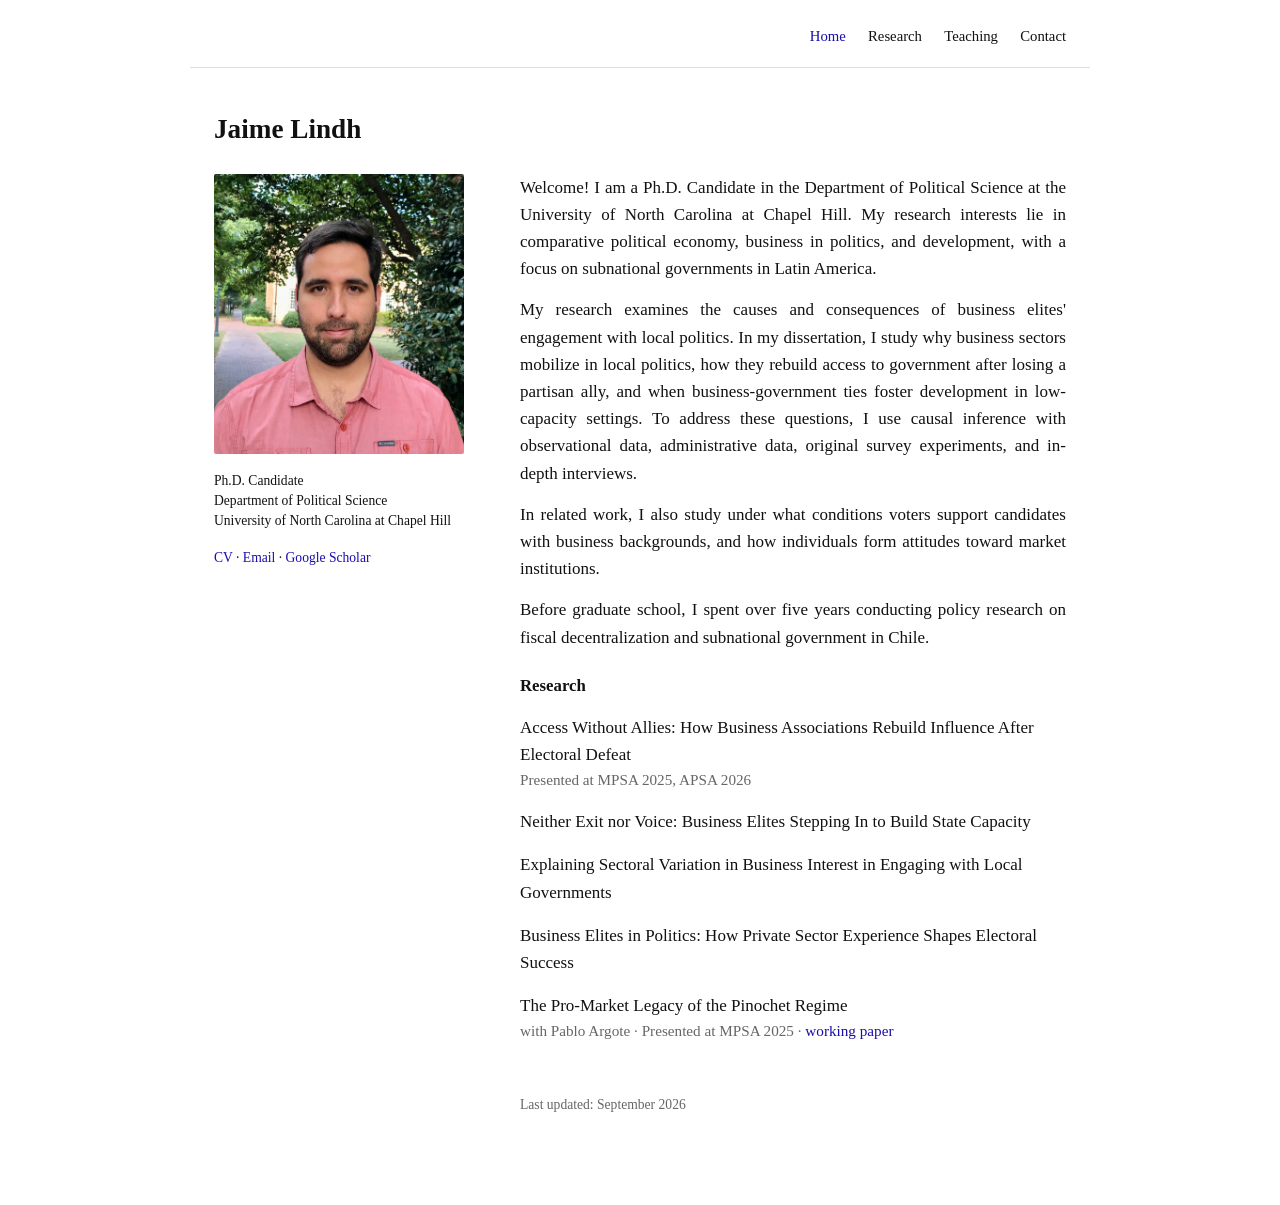
<file: index.html>
<!DOCTYPE html>
<html lang="en">
<head>
<meta charset="UTF-8">
<!-- Google tag (gtag.js) -->
<script async src="https://www.googletagmanager.com/gtag/js?id=G-8YPPY76E4F"></script>
<script>
  window.dataLayer = window.dataLayer || [];
  function gtag(){dataLayer.push(arguments);}
  gtag('js', new Date());
  gtag('config', 'G-8YPPY76E4F');
</script>
<meta name="viewport" content="width=device-width, initial-scale=1">
<title>Jaime Lindh</title>
<meta name="description" content="Ph.D. candidate in Political Science at UNC-Chapel Hill. Comparative political economy — business elites' engagement with subnational politics in Latin America.">
<link rel="stylesheet" href="styles.css">
</head>
<body>

<header class="site">
  <div class="nav-inner">
    <nav class="links">
      <a href="index.html" class="current">Home</a>
      <a href="index.html#research">Research</a>
      <a href="teaching.html">Teaching</a>
      <a href="contact.html">Contact</a>
    </nav>
  </div>
</header>

<div class="wrap">

  <h1>Jaime Lindh</h1>

  <div class="profile-grid">
    <aside class="sidebar">
      <img class="photo" src="files/headshot.jpg" alt="Jaime Lindh">
      <div class="affiliation">
        <p>Ph.D. Candidate</p>
        <p>Department of Political Science</p>
        <p>University of North Carolina at Chapel Hill</p>
      </div>
      <div class="sidebar-links">
        <a href="files/CV_Jaime_Lindh.pdf" target="_blank" rel="noopener">CV</a> &middot; <a href="mailto:jlindh@unc.edu">Email</a> &middot; <a href="https://scholar.google.com/citations?user=puGitsoAAAAJ&hl=en" target="_blank" rel="noopener">Google Scholar</a>
      </div>
    </aside>

    <div class="main-col">
      <div class="bio">
        <p>Welcome! I am a Ph.D. Candidate in the Department of Political Science at the University of North Carolina at Chapel Hill. My research interests lie in comparative political economy, business in politics, and development, with a focus on subnational governments in Latin America.</p>
        <p>My research examines the causes and consequences of business elites' engagement with local politics. In my dissertation, I study why business sectors mobilize in local politics, how they rebuild access to government after losing a partisan ally, and when business-government ties foster development in low-capacity settings. To address these questions, I use causal inference with observational data, administrative data, original survey experiments, and in-depth interviews.</p>
        <p>In related work, I also study under what conditions voters support candidates with business backgrounds, and how individuals form attitudes toward market institutions.</p>
        <p>Before graduate school, I spent over five years conducting policy research on fiscal decentralization and subnational government in Chile.</p>
      </div>

      <h2 id="research" class="first">Research</h2>

      <div class="item">
        <div class="title">Access Without Allies: How Business Associations Rebuild Influence After Electoral Defeat</div>
        <div class="meta">Presented at MPSA 2025, APSA 2026</div>
      </div>
      <div class="item">
        <div class="title">Neither Exit nor Voice: Business Elites Stepping In to Build State Capacity</div>
      </div>
      <div class="item">
        <div class="title">Explaining Sectoral Variation in Business Interest in Engaging with Local Governments</div>
      </div>
      <div class="item">
        <div class="title">Business Elites in Politics: How Private Sector Experience Shapes Electoral Success</div>
      </div>
      <div class="item">
        <div class="title">The Pro-Market Legacy of the Pinochet Regime</div>
        <div class="meta">with Pablo Argote &middot; Presented at MPSA 2025 &middot; <a href="https://www.dropbox.com/scl/fi/oujednbccx636jqcna4ym/coup.pdf?rlkey=6ps58nmaozbxg69qdnffc2lq8&st=o4sw43g4&dl=0" target="_blank" rel="noopener">working paper</a></div>
      </div>

      <div class="updated">Last updated: September 2026</div>
    </div>
  </div>

</div>
</body>
</html>
</file>
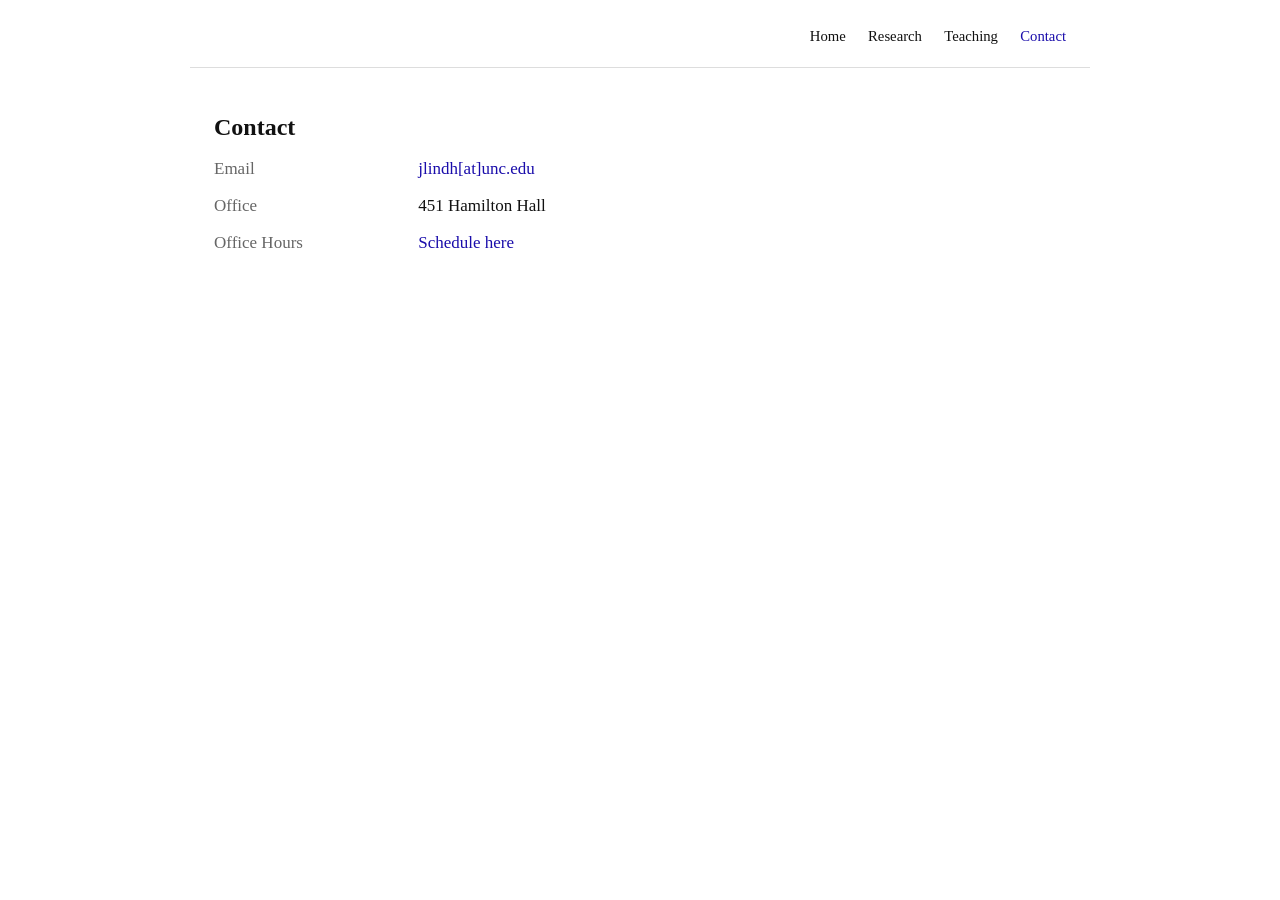
<file: contact.html>
<!DOCTYPE html>
<html lang="en">
<head>
<meta charset="UTF-8">
<!-- Google tag (gtag.js) -->
<script async src="https://www.googletagmanager.com/gtag/js?id=G-8YPPY76E4F"></script>
<script>
  window.dataLayer = window.dataLayer || [];
  function gtag(){dataLayer.push(arguments);}
  gtag('js', new Date());
  gtag('config', 'G-8YPPY76E4F');
</script>
<meta name="viewport" content="width=device-width, initial-scale=1">
<title>Contact — Jaime Lindh</title>
<link rel="stylesheet" href="styles.css">
</head>
<body>

<header class="site">
  <div class="nav-inner">
    <nav class="links">
      <a href="index.html">Home</a>
      <a href="index.html#research">Research</a>
      <a href="teaching.html">Teaching</a>
      <a href="contact.html" class="current">Contact</a>
    </nav>
  </div>
</header>

<div class="wrap">

  <div class="page-title">Contact</div>

  <div class="contact-block">
    <p><span class="k">Email</span> <a href="mailto:jlindh@unc.edu">jlindh[at]unc.edu</a></p>
    <p><span class="k">Office</span> 451 Hamilton Hall</p>
    <p><span class="k">Office Hours</span> <a href="https://calendly.com/jaime_lindh" target="_blank" rel="noopener">Schedule here</a></p>
  </div>

</div>
</body>
</html>
</file>
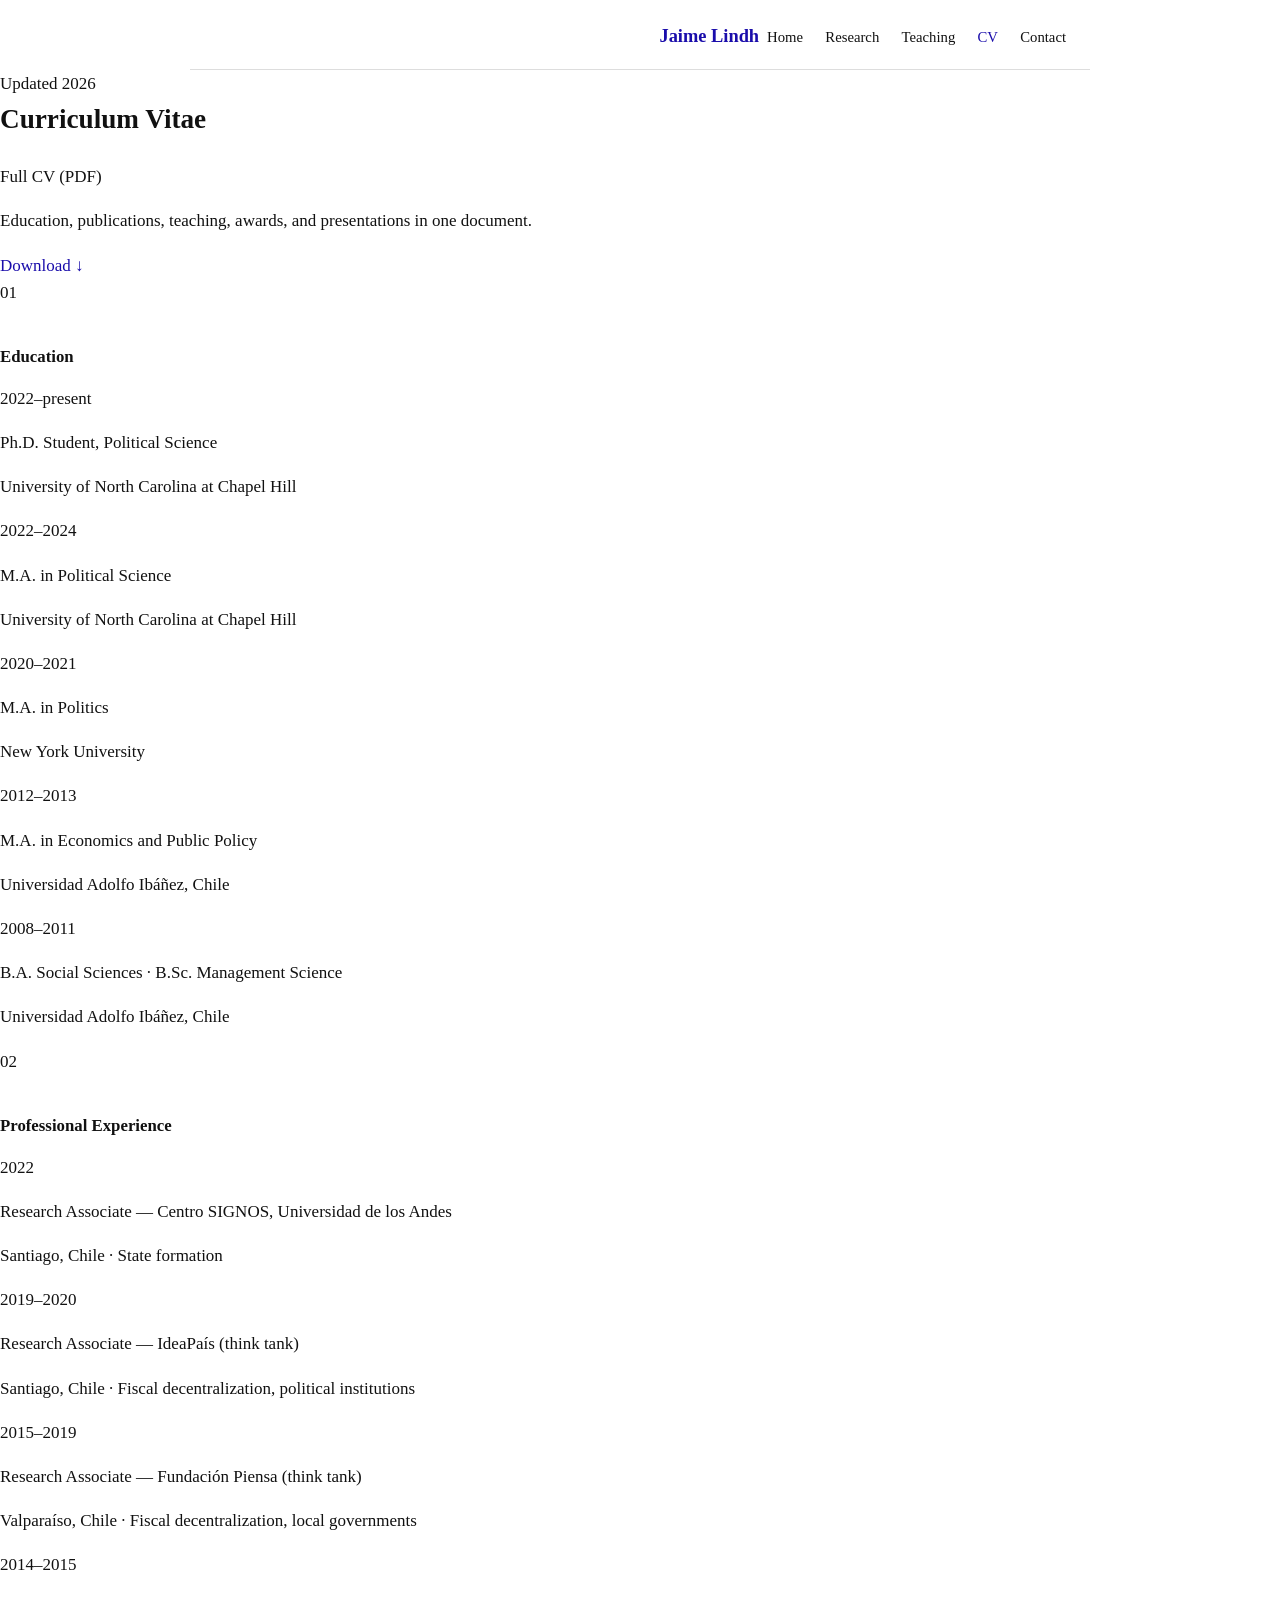
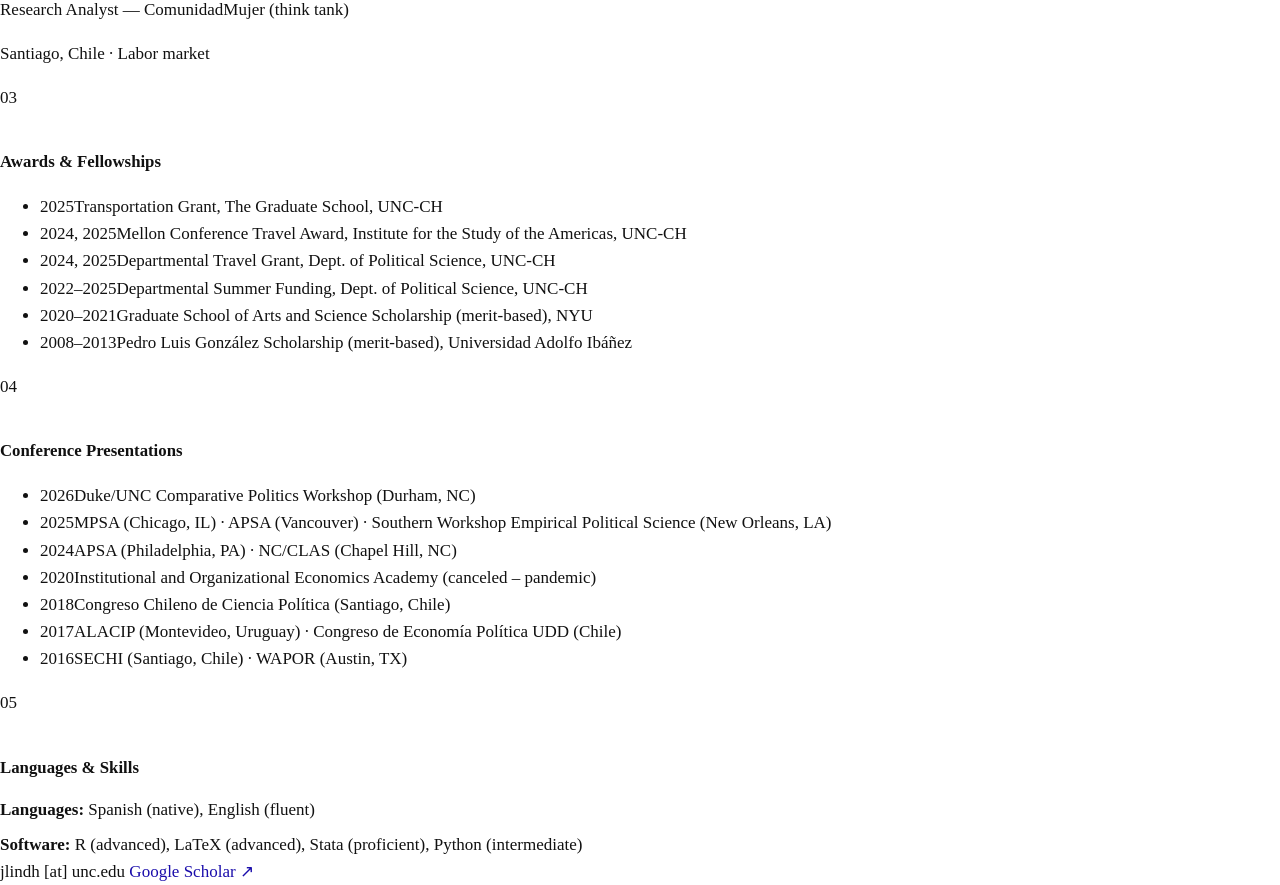
<file: cv.html>
<!DOCTYPE html>
<html lang="en">
<head>
<meta charset="UTF-8">
<meta name="viewport" content="width=device-width, initial-scale=1">
<title>CV — Jaime Lindh</title>
<link rel="preconnect" href="https://fonts.googleapis.com">
<link rel="preconnect" href="https://fonts.gstatic.com" crossorigin>
<link href="https://fonts.googleapis.com/css2?family=Source+Serif+4:ital,opsz,wght@0,8..60,400;0,8..60,500;0,8..60,600;1,8..60,400&family=Inter:wght@400;500;600&family=IBM+Plex+Mono:wght@400;500&display=swap" rel="stylesheet">
<link rel="stylesheet" href="styles.css">
</head>
<body>

<header class="site">
  <div class="nav-inner">
    <div class="nav-name"><a href="index.html">Jaime Lindh</a></div>
    <nav class="links">
      <a href="index.html">Home</a>
      <a href="research.html">Research</a>
      <a href="teaching.html">Teaching</a>
      <a href="cv.html" class="current">CV</a>
      <a href="contact.html">Contact</a>
    </nav>
  </div>
</header>

<div class="page-head">
  <div class="eyebrow">Updated 2026</div>
  <h1>Curriculum Vitae</h1>
</div>

<section class="section">

  <div class="cv-box">
    <div>
      <p class="label">Full CV (PDF)</p>
      <p class="sub">Education, publications, teaching, awards, and presentations in one document.</p>
    </div>
    <a class="btn" href="files/CV_Jaime_Lindh.pdf" target="_blank" rel="noopener">Download ↓</a>
  </div>

  <div class="section-head">
    <span class="num">01</span>
    <h2>Education</h2>
  </div>
  <div class="entry">
    <span class="tag">2022–present</span>
    <div>
      <p class="entry-title">Ph.D. Student, Political Science</p>
      <p class="entry-meta">University of North Carolina at Chapel Hill</p>
    </div>
  </div>
  <div class="entry">
    <span class="tag">2022–2024</span>
    <div>
      <p class="entry-title">M.A. in Political Science</p>
      <p class="entry-meta">University of North Carolina at Chapel Hill</p>
    </div>
  </div>
  <div class="entry">
    <span class="tag">2020–2021</span>
    <div>
      <p class="entry-title">M.A. in Politics</p>
      <p class="entry-meta">New York University</p>
    </div>
  </div>
  <div class="entry">
    <span class="tag">2012–2013</span>
    <div>
      <p class="entry-title">M.A. in Economics and Public Policy</p>
      <p class="entry-meta">Universidad Adolfo Ibáñez, Chile</p>
    </div>
  </div>
  <div class="entry">
    <span class="tag">2008–2011</span>
    <div>
      <p class="entry-title">B.A. Social Sciences · B.Sc. Management Science</p>
      <p class="entry-meta">Universidad Adolfo Ibáñez, Chile</p>
    </div>
  </div>

  <div class="section-head">
    <span class="num">02</span>
    <h2>Professional Experience</h2>
  </div>
  <div class="entry">
    <span class="tag">2022</span>
    <div>
      <p class="entry-title">Research Associate — Centro SIGNOS, Universidad de los Andes</p>
      <p class="entry-meta">Santiago, Chile · State formation</p>
    </div>
  </div>
  <div class="entry">
    <span class="tag">2019–2020</span>
    <div>
      <p class="entry-title">Research Associate — IdeaPaís (think tank)</p>
      <p class="entry-meta">Santiago, Chile · Fiscal decentralization, political institutions</p>
    </div>
  </div>
  <div class="entry">
    <span class="tag">2015–2019</span>
    <div>
      <p class="entry-title">Research Associate — Fundación Piensa (think tank)</p>
      <p class="entry-meta">Valparaíso, Chile · Fiscal decentralization, local governments</p>
    </div>
  </div>
  <div class="entry">
    <span class="tag">2014–2015</span>
    <div>
      <p class="entry-title">Research Analyst — ComunidadMujer (think tank)</p>
      <p class="entry-meta">Santiago, Chile · Labor market</p>
    </div>
  </div>

  <div class="section-head">
    <span class="num">03</span>
    <h2>Awards &amp; Fellowships</h2>
  </div>
  <ul class="row-list">
    <li><span class="tag">2025</span><span>Transportation Grant, The Graduate School, UNC-CH</span></li>
    <li><span class="tag">2024, 2025</span><span>Mellon Conference Travel Award, Institute for the Study of the Americas, UNC-CH</span></li>
    <li><span class="tag">2024, 2025</span><span>Departmental Travel Grant, Dept. of Political Science, UNC-CH</span></li>
    <li><span class="tag">2022–2025</span><span>Departmental Summer Funding, Dept. of Political Science, UNC-CH</span></li>
    <li><span class="tag">2020–2021</span><span>Graduate School of Arts and Science Scholarship (merit-based), NYU</span></li>
    <li><span class="tag">2008–2013</span><span>Pedro Luis González Scholarship (merit-based), Universidad Adolfo Ibáñez</span></li>
  </ul>

  <div class="section-head">
    <span class="num">04</span>
    <h2>Conference Presentations</h2>
  </div>
  <ul class="row-list">
    <li><span class="tag">2026</span><span>Duke/UNC Comparative Politics Workshop (Durham, NC)</span></li>
    <li><span class="tag">2025</span><span>MPSA (Chicago, IL) · APSA (Vancouver) · Southern Workshop Empirical Political Science (New Orleans, LA)</span></li>
    <li><span class="tag">2024</span><span>APSA (Philadelphia, PA) · NC/CLAS (Chapel Hill, NC)</span></li>
    <li><span class="tag">2020</span><span>Institutional and Organizational Economics Academy (canceled &ndash; pandemic)</span></li>
    <li><span class="tag">2018</span><span>Congreso Chileno de Ciencia Política (Santiago, Chile)</span></li>
    <li><span class="tag">2017</span><span>ALACIP (Montevideo, Uruguay) · Congreso de Economía Política UDD (Chile)</span></li>
    <li><span class="tag">2016</span><span>SECHI (Santiago, Chile) · WAPOR (Austin, TX)</span></li>
  </ul>

  <div class="section-head">
    <span class="num">05</span>
    <h2>Languages &amp; Skills</h2>
  </div>
  <p style="margin:0 0 8px;"><strong>Languages:</strong> Spanish (native), English (fluent)</p>
  <p style="margin:0;"><strong>Software:</strong> R (advanced), LaTeX (advanced), Stata (proficient), Python (intermediate)</p>

</section>

<footer>
  <span>jlindh [at] unc.edu</span>
  <span><a href="https://scholar.google.com/citations?user=puGitsoAAAAJ&hl=es" target="_blank" rel="noopener">Google Scholar ↗</a></span>
</footer>

</body>
</html>
</file>
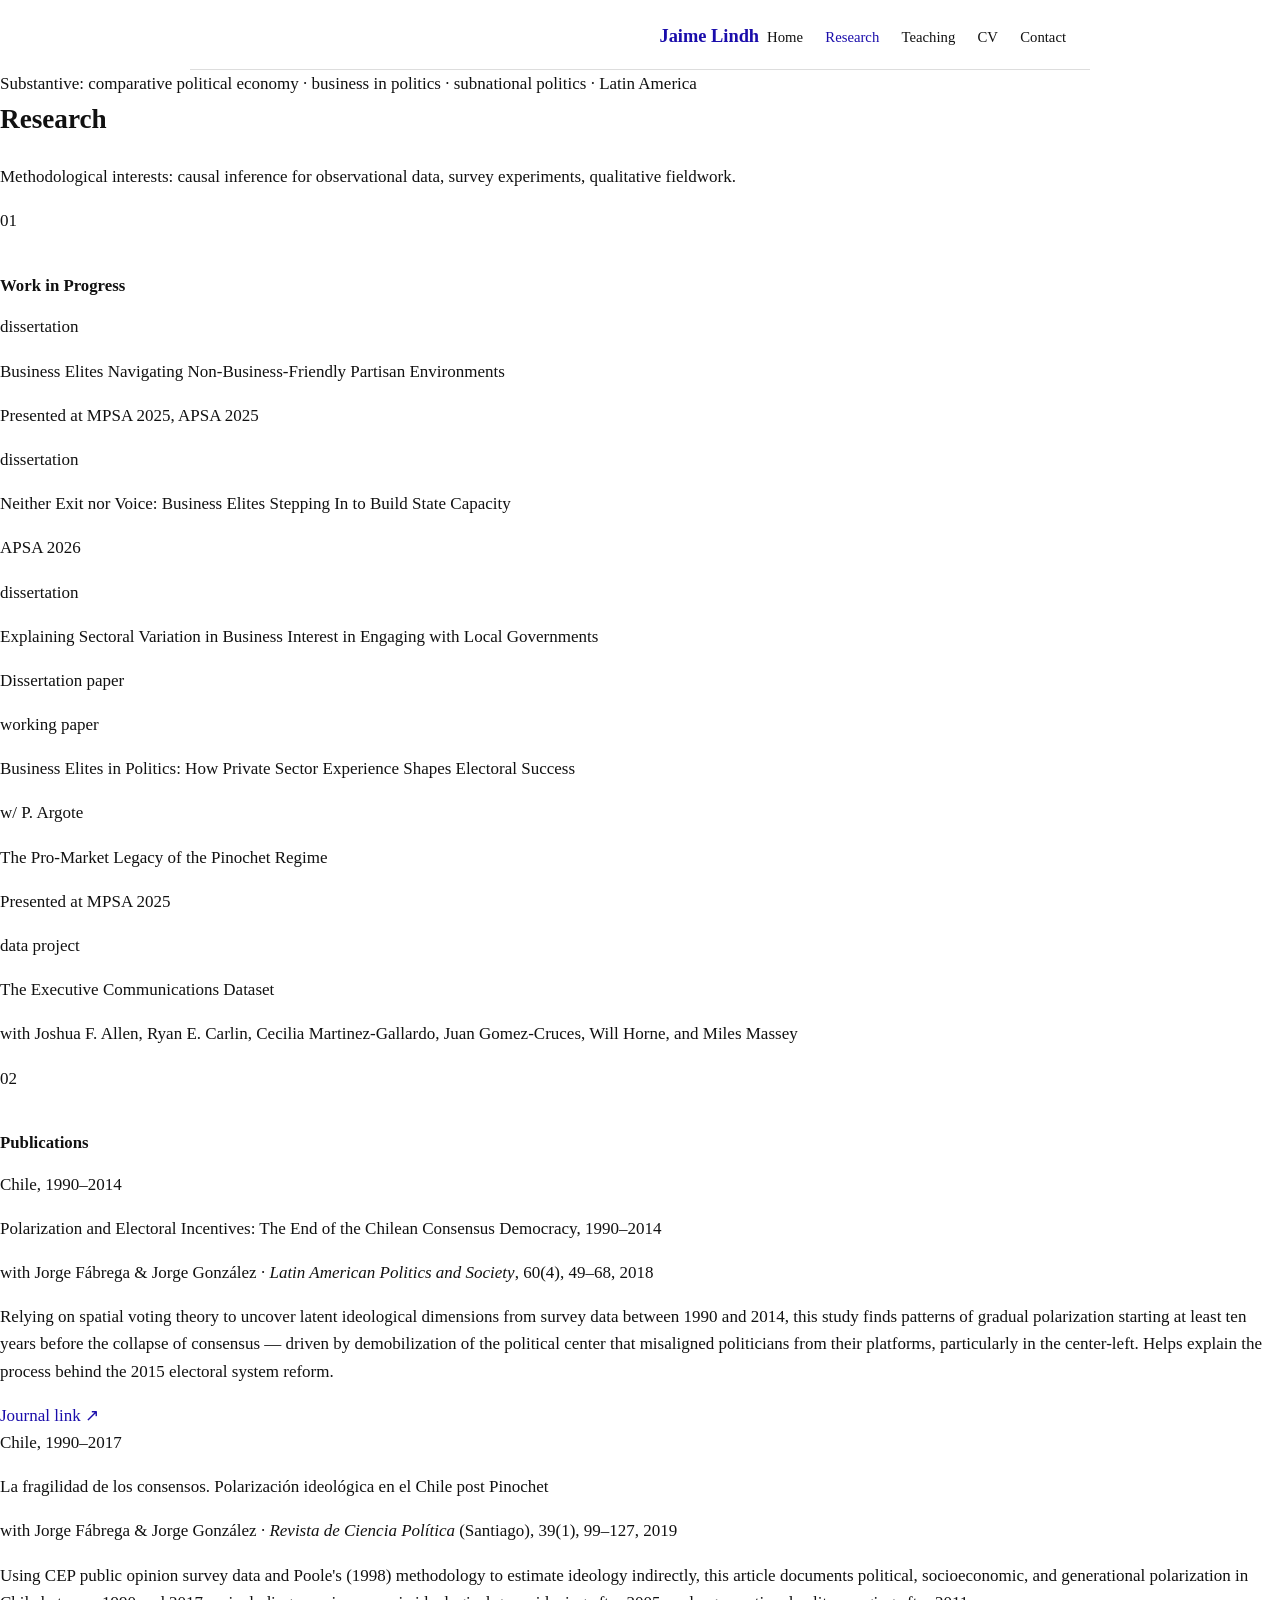
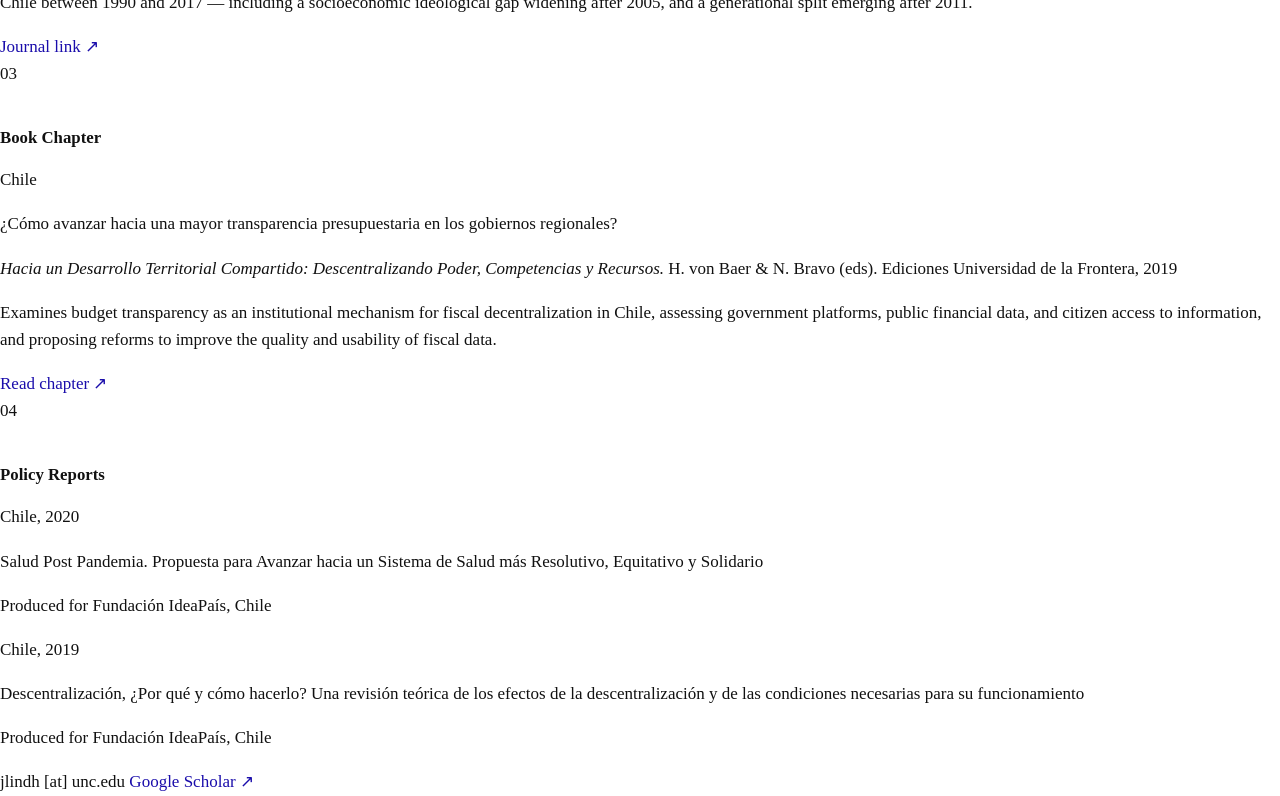
<file: research.html>
<!DOCTYPE html>
<html lang="en">
<head>
<meta charset="UTF-8">
<meta name="viewport" content="width=device-width, initial-scale=1">
<title>Research — Jaime Lindh</title>
<link rel="preconnect" href="https://fonts.googleapis.com">
<link rel="preconnect" href="https://fonts.gstatic.com" crossorigin>
<link href="https://fonts.googleapis.com/css2?family=Source+Serif+4:ital,opsz,wght@0,8..60,400;0,8..60,500;0,8..60,600;1,8..60,400&family=Inter:wght@400;500;600&family=IBM+Plex+Mono:wght@400;500&display=swap" rel="stylesheet">
<link rel="stylesheet" href="styles.css">
</head>
<body>

<header class="site">
  <div class="nav-inner">
    <div class="nav-name"><a href="index.html">Jaime Lindh</a></div>
    <nav class="links">
      <a href="index.html">Home</a>
      <a href="research.html" class="current">Research</a>
      <a href="teaching.html">Teaching</a>
      <a href="cv.html">CV</a>
      <a href="contact.html">Contact</a>
    </nav>
  </div>
</header>

<div class="page-head">
  <div class="eyebrow">Substantive: comparative political economy · business in politics · subnational politics · Latin America</div>
  <h1>Research</h1>
  <p class="intro">Methodological interests: causal inference for observational data, survey experiments, qualitative fieldwork.</p>
</div>

<section class="section">

  <div class="section-head">
    <span class="num">01</span>
    <h2>Work in Progress</h2>
  </div>

  <div class="entry">
    <span class="tag">dissertation</span>
    <div>
      <p class="entry-title">Business Elites Navigating Non-Business-Friendly Partisan Environments</p>
      <p class="entry-meta">Presented at MPSA 2025, APSA 2025</p>
    </div>
  </div>

  <div class="entry">
    <span class="tag">dissertation</span>
    <div>
      <p class="entry-title">Neither Exit nor Voice: Business Elites Stepping In to Build State Capacity</p>
      <p class="entry-meta">APSA 2026</p>
    </div>
  </div>

  <div class="entry">
    <span class="tag">dissertation</span>
    <div>
      <p class="entry-title">Explaining Sectoral Variation in Business Interest in Engaging with Local Governments</p>
      <p class="entry-meta">Dissertation paper</p>
    </div>
  </div>

  <div class="entry">
    <span class="tag">working paper</span>
    <div>
      <p class="entry-title">Business Elites in Politics: How Private Sector Experience Shapes Electoral Success</p>
    </div>
  </div>

  <div class="entry">
    <span class="tag">w/ P. Argote</span>
    <div>
      <p class="entry-title">The Pro-Market Legacy of the Pinochet Regime</p>
      <p class="entry-meta">Presented at MPSA 2025</p>
    </div>
  </div>

  <div class="entry">
    <span class="tag">data project</span>
    <div>
      <p class="entry-title">The Executive Communications Dataset</p>
      <p class="entry-meta">with Joshua F. Allen, Ryan E. Carlin, Cecilia Martinez-Gallardo, Juan Gomez-Cruces, Will Horne, and Miles Massey</p>
    </div>
  </div>

  <div class="section-head">
    <span class="num">02</span>
    <h2>Publications</h2>
  </div>

  <div class="entry">
    <span class="tag">Chile, 1990–2014</span>
    <div>
      <p class="entry-title">Polarization and Electoral Incentives: The End of the Chilean Consensus Democracy, 1990&ndash;2014</p>
      <p class="entry-meta">with Jorge Fábrega &amp; Jorge González · <em>Latin American Politics and Society</em>, 60(4), 49&ndash;68, 2018</p>
      <p class="entry-desc">Relying on spatial voting theory to uncover latent ideological dimensions from survey data between 1990 and 2014, this study finds patterns of gradual polarization starting at least ten years before the collapse of consensus &mdash; driven by demobilization of the political center that misaligned politicians from their platforms, particularly in the center-left. Helps explain the process behind the 2015 electoral system reform.</p>
      <div class="entry-links"><a href="https://www.cambridge.org/core/journals/latin-american-politics-and-society/article/abs/polarization-and-electoral-incentives-the-end-of-the-chilean-consensus-democracy-19902014/5EFB566FB13612813A1F0123E34A2DD2" target="_blank" rel="noopener">Journal link ↗</a></div>
    </div>
  </div>

  <div class="entry">
    <span class="tag">Chile, 1990–2017</span>
    <div>
      <p class="entry-title">La fragilidad de los consensos. Polarización ideológica en el Chile post Pinochet</p>
      <p class="entry-meta">with Jorge Fábrega &amp; Jorge González · <em>Revista de Ciencia Política</em> (Santiago), 39(1), 99&ndash;127, 2019</p>
      <p class="entry-desc">Using CEP public opinion survey data and Poole's (1998) methodology to estimate ideology indirectly, this article documents political, socioeconomic, and generational polarization in Chile between 1990 and 2017 &mdash; including a socioeconomic ideological gap widening after 2005, and a generational split emerging after 2011.</p>
      <div class="entry-links"><a href="https://revistacienciapolitica.uc.cl/index.php/rcp/article/view/4550/4218" target="_blank" rel="noopener">Journal link ↗</a></div>
    </div>
  </div>

  <div class="section-head">
    <span class="num">03</span>
    <h2>Book Chapter</h2>
  </div>

  <div class="entry">
    <span class="tag">Chile</span>
    <div>
      <p class="entry-title">¿Cómo avanzar hacia una mayor transparencia presupuestaria en los gobiernos regionales?</p>
      <p class="entry-meta"><em>Hacia un Desarrollo Territorial Compartido: Descentralizando Poder, Competencias y Recursos.</em> H. von Baer &amp; N. Bravo (eds). Ediciones Universidad de la Frontera, 2019</p>
      <p class="entry-desc">Examines budget transparency as an institutional mechanism for fiscal decentralization in Chile, assessing government platforms, public financial data, and citizen access to information, and proposing reforms to improve the quality and usability of fiscal data.</p>
      <div class="entry-links"><a href="https://www.dropbox.com/scl/fi/82dmnsfw8v53ukg0ktlzm/Lindh_Jaime_Chapter.pdf?rlkey=7o5n4sx97pnfj6i6dp6e7gxsz&dl=0" target="_blank" rel="noopener">Read chapter ↗</a></div>
    </div>
  </div>

  <div class="section-head">
    <span class="num">04</span>
    <h2>Policy Reports</h2>
  </div>

  <div class="entry">
    <span class="tag">Chile, 2020</span>
    <div>
      <p class="entry-title">Salud Post Pandemia. Propuesta para Avanzar hacia un Sistema de Salud más Resolutivo, Equitativo y Solidario</p>
      <p class="entry-meta">Produced for Fundación IdeaPaís, Chile</p>
    </div>
  </div>

  <div class="entry">
    <span class="tag">Chile, 2019</span>
    <div>
      <p class="entry-title">Descentralización, ¿Por qué y cómo hacerlo? Una revisión teórica de los efectos de la descentralización y de las condiciones necesarias para su funcionamiento</p>
      <p class="entry-meta">Produced for Fundación IdeaPaís, Chile</p>
    </div>
  </div>

</section>

<footer>
  <span>jlindh [at] unc.edu</span>
  <span><a href="https://scholar.google.com/citations?user=puGitsoAAAAJ&hl=es" target="_blank" rel="noopener">Google Scholar ↗</a></span>
</footer>

</body>
</html>
</file>
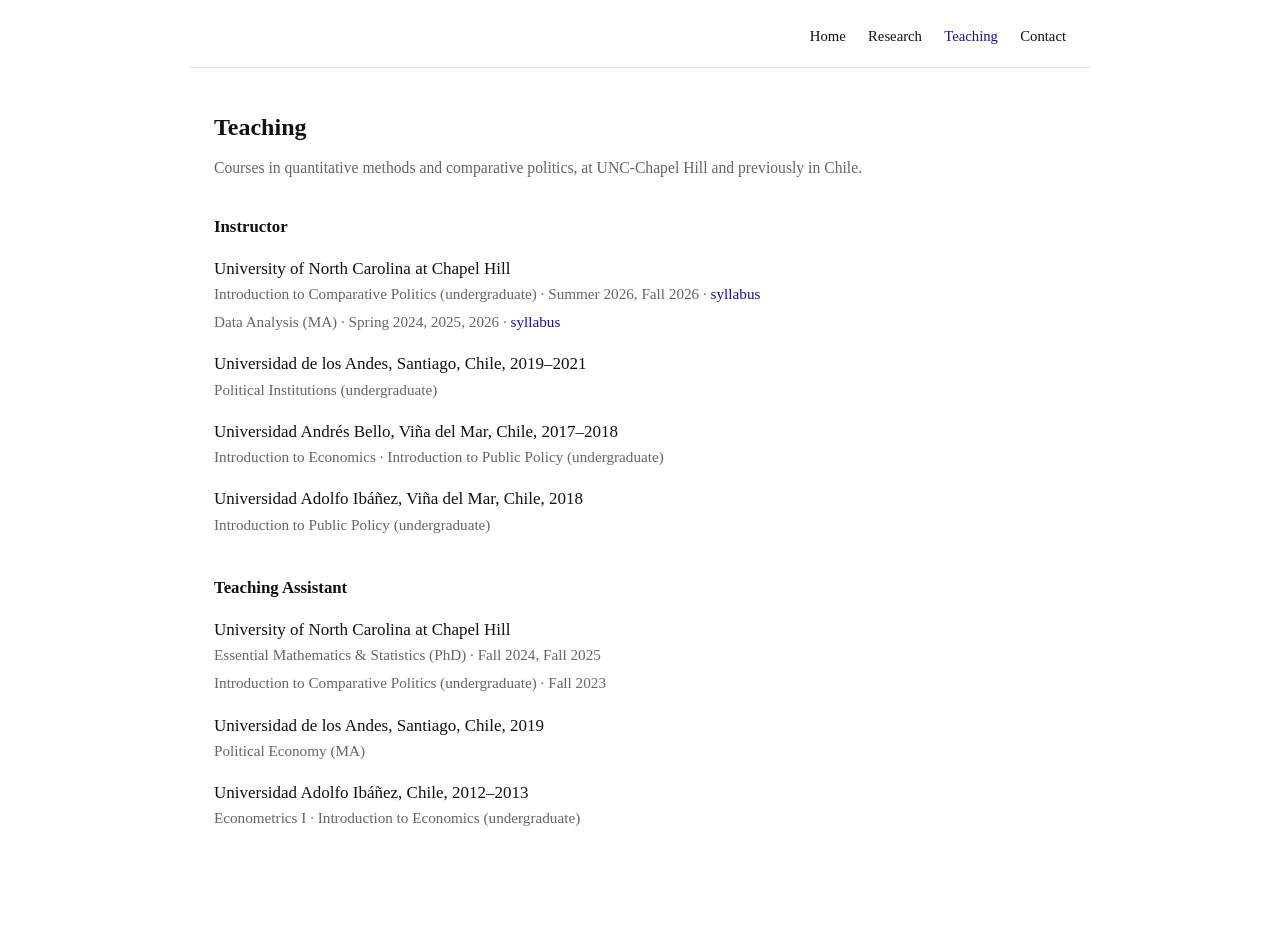
<file: teaching.html>
<!DOCTYPE html>
<html lang="en">
<head>
<meta charset="UTF-8">
<!-- Google tag (gtag.js) -->
<script async src="https://www.googletagmanager.com/gtag/js?id=G-8YPPY76E4F"></script>
<script>
  window.dataLayer = window.dataLayer || [];
  function gtag(){dataLayer.push(arguments);}
  gtag('js', new Date());
  gtag('config', 'G-8YPPY76E4F');
</script>
<meta name="viewport" content="width=device-width, initial-scale=1">
<title>Teaching — Jaime Lindh</title>
<link rel="stylesheet" href="styles.css">
</head>
<body class="page-teaching">

<header class="site">
  <div class="nav-inner">
    <nav class="links">
      <a href="index.html">Home</a>
      <a href="index.html#research">Research</a>
      <a href="teaching.html" class="current">Teaching</a>
      <a href="contact.html">Contact</a>
    </nav>
  </div>
</header>

<div class="wrap">

  <div class="page-title">Teaching</div>
  <p class="page-sub">Courses in quantitative methods and comparative politics, at UNC-Chapel Hill and previously in Chile.</p>

  <h2 class="first">Instructor</h2>
  <div class="item">
    <div class="title">University of North Carolina at Chapel Hill</div>
    <div class="meta">Introduction to Comparative Politics (undergraduate) &middot; Summer 2026, Fall 2026 &middot; <a href="files/poli130_fall_2026.pdf" target="_blank" rel="noopener">syllabus</a></div>
    <div class="meta">Data Analysis (MA) &middot; Spring 2024, 2025, 2026 &middot; <a href="files/poli888_spring_2026.pdf" target="_blank" rel="noopener">syllabus</a></div>
  </div>
  <div class="item">
    <div class="title">Universidad de los Andes, Santiago, Chile, 2019&ndash;2021</div>
    <div class="meta">Political Institutions (undergraduate)</div>
  </div>
  <div class="item">
    <div class="title">Universidad Andrés Bello, Viña del Mar, Chile, 2017&ndash;2018</div>
    <div class="meta">Introduction to Economics &middot; Introduction to Public Policy (undergraduate)</div>
  </div>
  <div class="item">
    <div class="title">Universidad Adolfo Ibáñez, Viña del Mar, Chile, 2018</div>
    <div class="meta">Introduction to Public Policy (undergraduate)</div>
  </div>

  <h2>Teaching Assistant</h2>
  <div class="item">
    <div class="title">University of North Carolina at Chapel Hill</div>
    <div class="meta">Essential Mathematics &amp; Statistics (PhD) &middot; Fall 2024, Fall 2025</div>
    <div class="meta">Introduction to Comparative Politics (undergraduate) &middot; Fall 2023</div>
  </div>
  <div class="item">
    <div class="title">Universidad de los Andes, Santiago, Chile, 2019</div>
    <div class="meta">Political Economy (MA)</div>
  </div>
  <div class="item">
    <div class="title">Universidad Adolfo Ibáñez, Chile, 2012&ndash;2013</div>
    <div class="meta">Econometrics I &middot; Introduction to Economics (undergraduate)</div>
  </div>

</div>
</body>
</html>
</file>
<file: styles.css>
:root{
  --text:#111111;
  --muted:#666666;
  --bg:#ffffff;
  --link:#1a0dab;
  --border:#ddd;
}
*{box-sizing:border-box;}
html{scroll-behavior:smooth;}
body{
  margin:0;
  background:var(--bg);
  color:var(--text);
  font-family:Georgia, 'Times New Roman', Times, serif;
  font-size:17px;
  line-height:1.6;
}
a{ color:var(--link); text-decoration:none; }
a:hover{ text-decoration:underline; }

header.site{
  position: sticky;
  top: 0;
  background: var(--bg);
  z-index: 10;
}

.nav-inner{
  max-width:900px; margin:0 auto; padding:22px 24px 18px;
  display:flex; justify-content:flex-end; align-items:baseline; flex-wrap:wrap; gap:8px;
  border-bottom:1px solid var(--border);
}
.nav-name{ font-weight:bold; font-size:1.15rem; color:var(--text); }
.nav-name:hover{ text-decoration:none; }
nav.links a{ color:var(--text); font-size:0.92rem; margin-left:18px; }
nav.links a:first-child{ margin-left:0; }
nav.links a.current{ color:var(--link); }

.wrap{ max-width:900px; margin:0 auto; padding:40px 24px 90px; }

h1{ font-size:1.7rem; font-weight:bold; margin:0 0 22px; }

.profile-grid{ display:flex; gap:36px; align-items:flex-start; }
.sidebar{ width:270px; flex:none; }
.sidebar .photo{
  width:250px; height:280px; border-radius:2px;
  background:#eee; object-fit:cover; display:block; margin:0 0 18px;
}
.sidebar-links{ font-size:0.85rem; }
.affiliation{ margin:0 0 16px; }
.affiliation p{ margin:0 0 2px; font-size:0.85rem; line-height:1.35; }
.affiliation p:last-child{ margin-bottom:0; }

.main-col{ flex:1; min-width:0; }

.bio{ overflow:auto; }
.bio p{ margin:0 0 14px; text-align: justify; }

.meta{ color:var(--muted); font-size:0.9rem; margin:0 0 26px; }

h2{ font-size:1.05rem; font-weight:bold; margin:38px 0 14px; clear:both; }
h2.first{ margin-top:8px; }

.page-title{ font-size:1.5rem; font-weight:bold; margin:0 0 8px; }
.page-sub{ color:var(--muted); font-size:0.98rem; margin:0 0 34px; }

.item{ margin:0 0 16px; }
.item .meta{ color:var(--muted); font-size:0.95rem; margin:0 0 4px; }
.item .meta:last-child{ margin-bottom:0; }

.contact-block p{ margin:0 0 10px; }
.contact-block .k{ color:var(--muted); display:inline-block; width:200px; }

.updated{ color:var(--muted); font-size:0.85rem; margin-top:50px; }

@media (max-width:560px){
  .profile-grid{ flex-direction:column; }
  .sidebar{ width:100%; }
  .sidebar .photo{ width:280px; height:327px; margin:0 auto 18px; }
  .affiliation{ width:280px; margin:0 auto 16px auto; text-align:left; }
  .sidebar-links{ width:280px; margin:0 auto; text-align:left; }
  .nav-inner{ flex-direction:column; align-items:flex-start; }
  .contact-block .k{ display:block; width:auto; margin-bottom:2px; }
}
</file>
